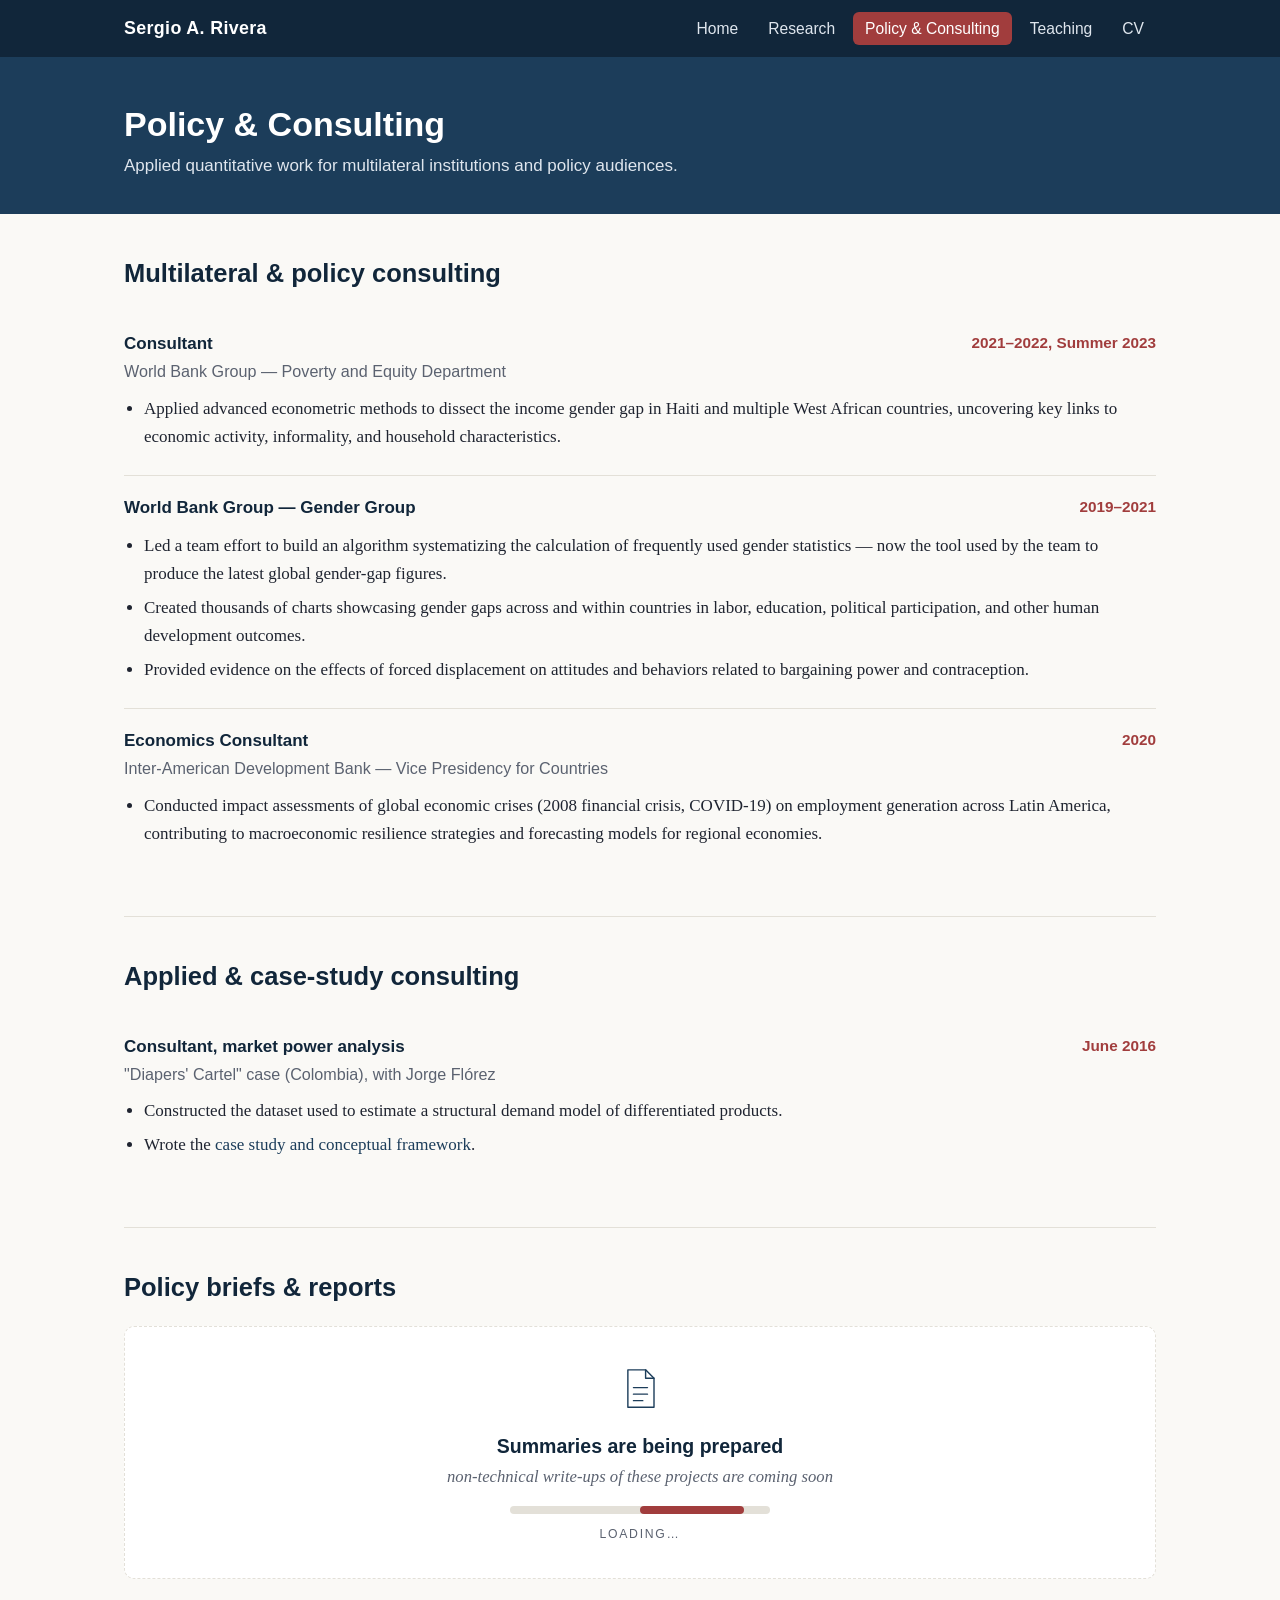
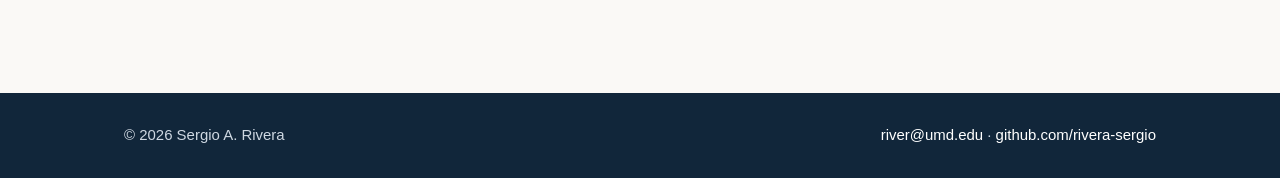
<file: consulting.html>
<!DOCTYPE html>
<html lang="en">
<head>
<meta charset="UTF-8">
<meta name="viewport" content="width=device-width, initial-scale=1.0">
<title>Policy &amp; Consulting — Sergio A. Rivera</title>
<link rel="stylesheet" href="css/style.css">
</head>
<body>

<nav class="site-nav">
  <div class="container">
    <a class="brand" href="index.html">Sergio A. Rivera</a>
    <ul>
      <li><a class="nav-link" href="index.html">Home</a></li>
      <li><a class="nav-link" href="research.html">Research</a></li>
      <li><a class="nav-link active" href="consulting.html">Policy &amp; Consulting</a></li>
      <li><a class="nav-link" href="teaching.html">Teaching</a></li>
      <li><a class="nav-link" href="cv.html">CV</a></li>
    </ul>
  </div>
</nav>

<div class="page-header">
  <div class="container">
    <h1>Policy &amp; Consulting</h1>
    <p>Applied quantitative work for multilateral institutions and policy audiences.</p>
  </div>
</div>

<main>
  <div class="container">

    <section class="block">
      <h2>Multilateral &amp; policy consulting</h2>

      <div class="timeline-item">
        <div class="role-row">
          <div>
            <div class="role">Consultant</div>
            <div class="org">World Bank Group — Poverty and Equity Department</div>
          </div>
          <div class="dates">2021–2022, Summer 2023</div>
        </div>
        <ul>
          <li>Applied advanced econometric methods to dissect the income gender gap in Haiti and multiple West African countries, uncovering key links to economic activity, informality, and household characteristics.</li>
        </ul>
      </div>

      <div class="timeline-item">
        <div class="role-row">
          <div>
            <div class="role">World Bank Group — Gender Group</div>
          </div>
          <div class="dates">2019–2021</div>
        </div>
        <ul>
          <li>Led a team effort to build an algorithm systematizing the calculation of frequently used gender statistics — now the tool used by the team to produce the latest global gender-gap figures.</li>
          <li>Created thousands of charts showcasing gender gaps across and within countries in labor, education, political participation, and other human development outcomes.</li>
          <li>Provided evidence on the effects of forced displacement on attitudes and behaviors related to bargaining power and contraception.</li>
        </ul>
      </div>

      <div class="timeline-item">
        <div class="role-row">
          <div>
            <div class="role">Economics Consultant</div>
            <div class="org">Inter-American Development Bank — Vice Presidency for Countries</div>
          </div>
          <div class="dates">2020</div>
        </div>
        <ul>
          <li>Conducted impact assessments of global economic crises (2008 financial crisis, COVID-19) on employment generation across Latin America, contributing to macroeconomic resilience strategies and forecasting models for regional economies.</li>
        </ul>
      </div>
    </section>

    <section class="block">
      <h2>Applied &amp; case-study consulting</h2>

      <div class="timeline-item">
        <div class="role-row">
          <div>
            <div class="role">Consultant, market power analysis</div>
            <div class="org">"Diapers' Cartel" case (Colombia), with Jorge Flórez</div>
          </div>
          <div class="dates">June 2016</div>
        </div>
        <ul>
          <li>Constructed the dataset used to estimate a structural demand model of differentiated products.</li>
          <li>Wrote the <a href="http://www.scielo.org.co/pdf/espe/v35n84/0120-4483-espe-35-84-222.pdf" target="_blank" rel="noopener">case study and conceptual framework</a>.</li>
        </ul>
      </div>
    </section>

    <section class="block">
      <h2>Policy briefs &amp; reports</h2>
      <div class="loading-card" role="status">
        <svg viewBox="0 0 120 110" fill="none" stroke="currentColor" stroke-width="3" stroke-linecap="round" stroke-linejoin="round" aria-hidden="true">
          <path d="M34 14h38l18 18v62H34z"></path><path d="M72 14v18h18"></path>
          <g class="lines"><path d="M46 52h30"></path><path d="M46 66h30"></path><path d="M46 80h20"></path></g>
        </svg>
        <h3>Summaries are being prepared</h3>
        <p class="hand">non-technical write-ups of these projects are coming soon</p>
        <div class="bar" role="progressbar" aria-label="Loading"><span></span></div>
        <p class="pct">LOADING…</p>
      </div>
    </section>

  </div>
</main>

<footer class="site-footer">
  <div class="container">
    <div>&copy; <span id="year"></span> Sergio A. Rivera</div>
    <div><a href="mailto:river@umd.edu">river@umd.edu</a> &middot; <a href="https://github.com/rivera-sergio" target="_blank" rel="noopener">github.com/rivera-sergio</a></div>
  </div>
</footer>

<script src="js/site-links.js"></script>
<script src="js/site.js"></script>
</body>
</html>
</file>
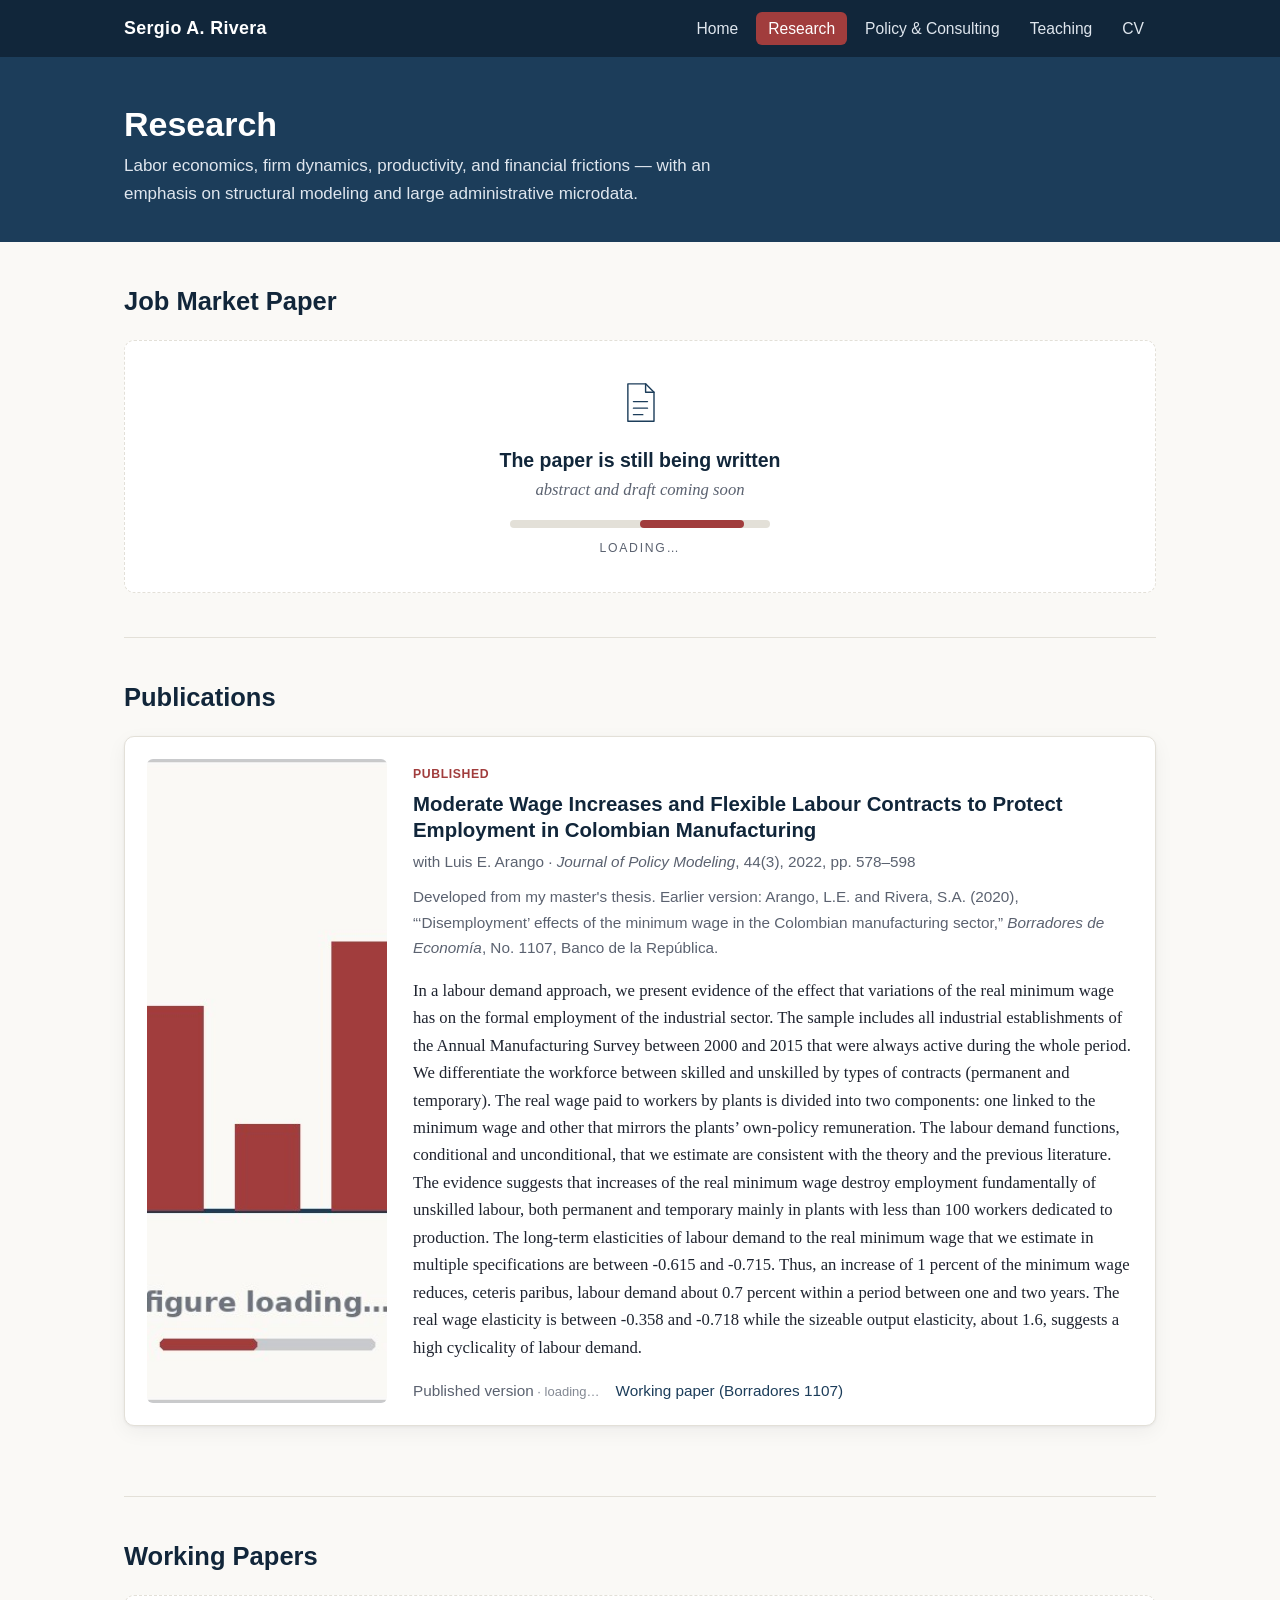
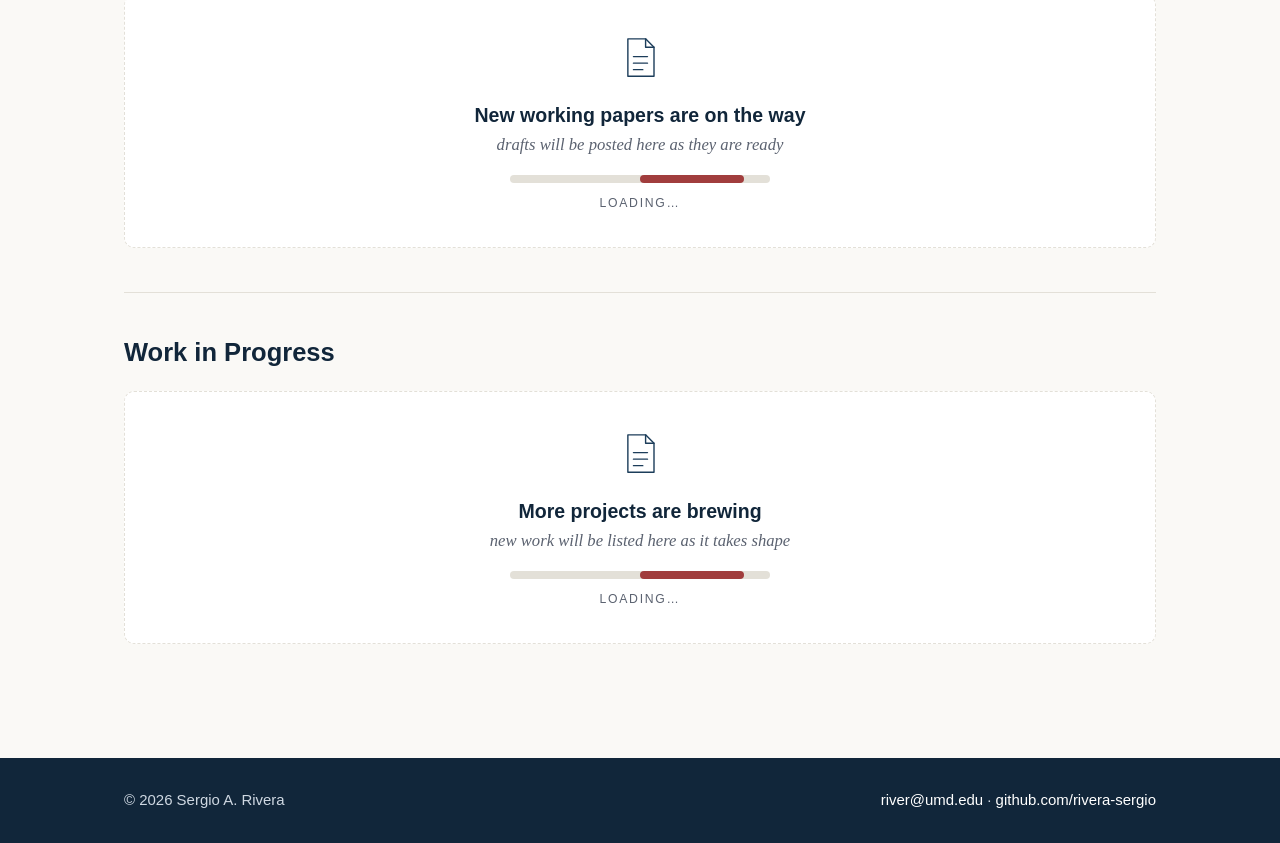
<file: research.html>
<!DOCTYPE html>
<html lang="en">
<head>
<meta charset="UTF-8">
<meta name="viewport" content="width=device-width, initial-scale=1.0">
<title>Research — Sergio A. Rivera</title>
<link rel="stylesheet" href="css/style.css">
</head>
<body>

<nav class="site-nav">
  <div class="container">
    <a class="brand" href="index.html">Sergio A. Rivera</a>
    <ul>
      <li><a class="nav-link" href="index.html">Home</a></li>
      <li><a class="nav-link active" href="research.html">Research</a></li>
      <li><a class="nav-link" href="consulting.html">Policy &amp; Consulting</a></li>
      <li><a class="nav-link" href="teaching.html">Teaching</a></li>
      <li><a class="nav-link" href="cv.html">CV</a></li>
    </ul>
  </div>
</nav>

<div class="page-header">
  <div class="container">
    <h1>Research</h1>
    <p>Labor economics, firm dynamics, productivity, and financial frictions — with an
    emphasis on structural modeling and large administrative microdata.</p>
  </div>
</div>

<main>
  <div class="container">

    <section class="block">
      <h2>Job Market Paper</h2>
      <div class="loading-card" role="status">
        <svg viewBox="0 0 120 110" fill="none" stroke="currentColor" stroke-width="3" stroke-linecap="round" stroke-linejoin="round" aria-hidden="true">
          <path d="M34 14h38l18 18v62H34z"></path><path d="M72 14v18h18"></path>
          <g class="lines"><path d="M46 52h30"></path><path d="M46 66h30"></path><path d="M46 80h20"></path></g>
        </svg>
        <h3>The paper is still being written</h3>
        <p class="hand">abstract and draft coming soon</p>
        <div class="bar" role="progressbar" aria-label="Loading"><span></span></div>
        <p class="pct">LOADING…</p>
      </div>
    </section>

    <section class="block">
      <h2>Publications</h2>

      <div class="paper-card">
        <div class="paper-figure">
          <img src="images/paper-published.jpg" alt="Figure from the paper (loading)">
        </div>
        <div class="paper-body">
          <span class="paper-tag">Published</span>
          <h3>Moderate Wage Increases and Flexible Labour Contracts to Protect Employment in Colombian Manufacturing</h3>
          <div class="paper-venue">with Luis E. Arango &middot; <em>Journal of Policy Modeling</em>, 44(3), 2022, pp. 578–598</div>
          <div class="paper-venue">Developed from my master's thesis. Earlier version: Arango, L.E. and Rivera, S.A. (2020), &ldquo;&lsquo;Disemployment&rsquo; effects of the minimum wage in the Colombian manufacturing sector,&rdquo; <em>Borradores de Econom&iacute;a</em>, No. 1107, Banco de la Rep&uacute;blica.</div>
          <p class="paper-abstract">In a labour demand approach, we present evidence of the effect that variations of the real minimum wage has on the formal employment of the industrial sector. The sample includes all industrial establishments of the Annual Manufacturing Survey between 2000 and 2015 that were always active during the whole period. We differentiate the workforce between skilled and unskilled by types of contracts (permanent and temporary). The real wage paid to workers by plants is divided into two components: one linked to the minimum wage and other that mirrors the plants’ own-policy remuneration. The labour demand functions, conditional and unconditional, that we estimate are consistent with the theory and the previous literature. The evidence suggests that increases of the real minimum wage destroy employment fundamentally of unskilled labour, both permanent and temporary mainly in plants with less than 100 workers dedicated to production. The long-term elasticities of labour demand to the real minimum wage that we estimate in multiple specifications are between -0.615 and -0.715. Thus, an increase of 1 percent of the minimum wage reduces, ceteris paribus, labour demand about 0.7 percent within a period between one and two years. The real wage elasticity is between -0.358 and -0.718 while the sizeable output elasticity, about 1.6, suggests a high cyclicality of labour demand.</p>
          <div class="paper-links">
            <span class="pending-link" data-link="pub-published">Published version</span>
            <span class="pending-link" data-link="pub-wp">Working paper (Borradores 1107)</span>
          </div>
        </div>
      </div>
    </section>

    <section class="block">
      <h2>Working Papers</h2>

      <div class="loading-card" role="status">
        <svg viewBox="0 0 120 110" fill="none" stroke="currentColor" stroke-width="3" stroke-linecap="round" stroke-linejoin="round" aria-hidden="true">
          <path d="M34 14h38l18 18v62H34z"></path><path d="M72 14v18h18"></path>
          <g class="lines"><path d="M46 52h30"></path><path d="M46 66h30"></path><path d="M46 80h20"></path></g>
        </svg>
        <h3>New working papers are on the way</h3>
        <p class="hand">drafts will be posted here as they are ready</p>
        <div class="bar" role="progressbar" aria-label="Loading"><span></span></div>
        <p class="pct">LOADING…</p>
      </div>
    </section>

    <section class="block">
      <h2>Work in Progress</h2>
      <div class="loading-card" role="status">
        <svg viewBox="0 0 120 110" fill="none" stroke="currentColor" stroke-width="3" stroke-linecap="round" stroke-linejoin="round" aria-hidden="true">
          <path d="M34 14h38l18 18v62H34z"></path><path d="M72 14v18h18"></path>
          <g class="lines"><path d="M46 52h30"></path><path d="M46 66h30"></path><path d="M46 80h20"></path></g>
        </svg>
        <h3>More projects are brewing</h3>
        <p class="hand">new work will be listed here as it takes shape</p>
        <div class="bar" role="progressbar" aria-label="Loading"><span></span></div>
        <p class="pct">LOADING…</p>
      </div>
    </section>

  </div>
</main>

<footer class="site-footer">
  <div class="container">
    <div>&copy; <span id="year"></span> Sergio A. Rivera</div>
    <div><a href="mailto:river@umd.edu">river@umd.edu</a> &middot; <a href="https://github.com/rivera-sergio" target="_blank" rel="noopener">github.com/rivera-sergio</a></div>
  </div>
</footer>

<script src="js/site-links.js"></script>
<script src="js/site.js"></script>
</body>
</html>
</file>
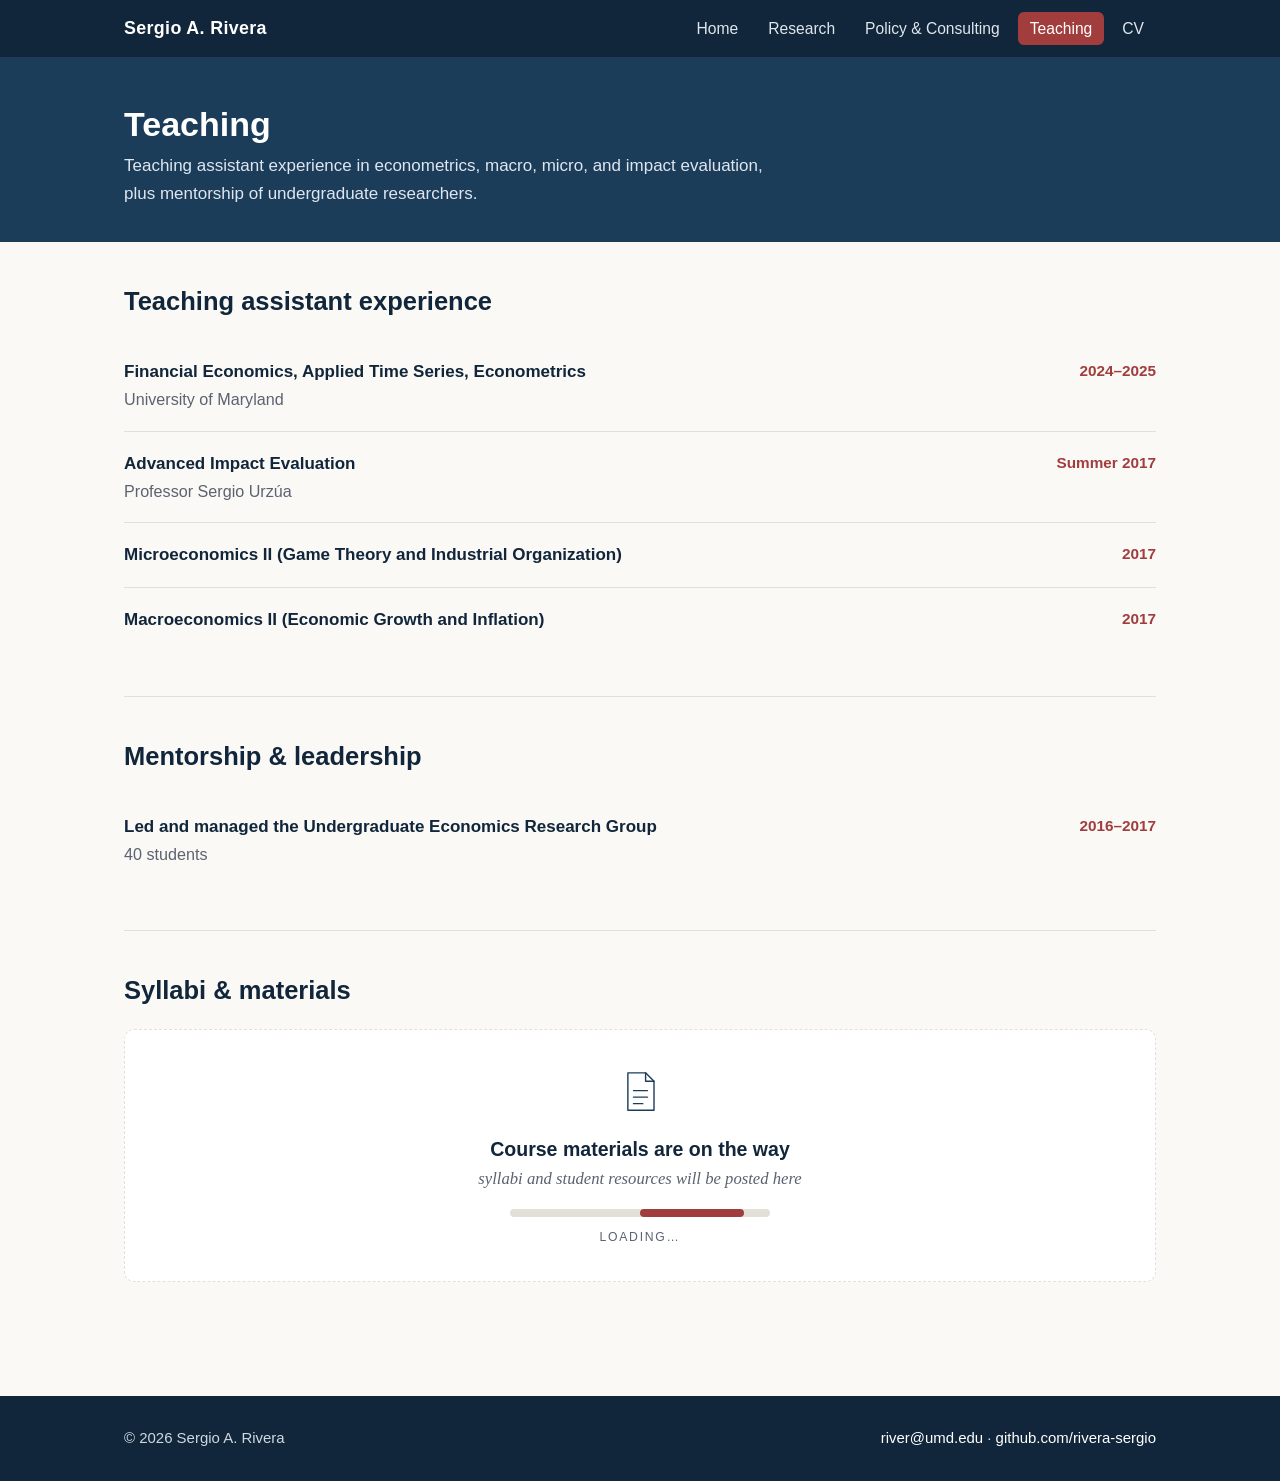
<file: teaching.html>
<!DOCTYPE html>
<html lang="en">
<head>
<meta charset="UTF-8">
<meta name="viewport" content="width=device-width, initial-scale=1.0">
<title>Teaching — Sergio A. Rivera</title>
<link rel="stylesheet" href="css/style.css">
</head>
<body>

<nav class="site-nav">
  <div class="container">
    <a class="brand" href="index.html">Sergio A. Rivera</a>
    <ul>
      <li><a class="nav-link" href="index.html">Home</a></li>
      <li><a class="nav-link" href="research.html">Research</a></li>
      <li><a class="nav-link" href="consulting.html">Policy &amp; Consulting</a></li>
      <li><a class="nav-link active" href="teaching.html">Teaching</a></li>
      <li><a class="nav-link" href="cv.html">CV</a></li>
    </ul>
  </div>
</nav>

<div class="page-header">
  <div class="container">
    <h1>Teaching</h1>
    <p>Teaching assistant experience in econometrics, macro, micro, and impact evaluation, plus mentorship of undergraduate researchers.</p>
  </div>
</div>

<main>
  <div class="container">

    <section class="block">
      <h2>Teaching assistant experience</h2>

      <div class="timeline-item">
        <div class="role-row">
          <div>
            <div class="role">Financial Economics, Applied Time Series, Econometrics</div>
            <div class="org">University of Maryland</div>
          </div>
          <div class="dates">2024–2025</div>
        </div>
      </div>

      <div class="timeline-item">
        <div class="role-row">
          <div>
            <div class="role">Advanced Impact Evaluation</div>
            <div class="org">Professor Sergio Urzúa</div>
          </div>
          <div class="dates">Summer 2017</div>
        </div>
      </div>

      <div class="timeline-item">
        <div class="role-row">
          <div>
            <div class="role">Microeconomics II (Game Theory and Industrial Organization)</div>
          </div>
          <div class="dates">2017</div>
        </div>
      </div>

      <div class="timeline-item">
        <div class="role-row">
          <div>
            <div class="role">Macroeconomics II (Economic Growth and Inflation)</div>
          </div>
          <div class="dates">2017</div>
        </div>
      </div>
    </section>

    <section class="block">
      <h2>Mentorship &amp; leadership</h2>
      <div class="timeline-item">
        <div class="role-row">
          <div>
            <div class="role">Led and managed the Undergraduate Economics Research Group</div>
            <div class="org">40 students</div>
          </div>
          <div class="dates">2016–2017</div>
        </div>
      </div>
    </section>

    <section class="block">
      <h2>Syllabi &amp; materials</h2>
      <div class="loading-card" role="status">
        <svg viewBox="0 0 120 110" fill="none" stroke="currentColor" stroke-width="3" stroke-linecap="round" stroke-linejoin="round" aria-hidden="true">
          <path d="M34 14h38l18 18v62H34z"></path><path d="M72 14v18h18"></path>
          <g class="lines"><path d="M46 52h30"></path><path d="M46 66h30"></path><path d="M46 80h20"></path></g>
        </svg>
        <h3>Course materials are on the way</h3>
        <p class="hand">syllabi and student resources will be posted here</p>
        <div class="bar" role="progressbar" aria-label="Loading"><span></span></div>
        <p class="pct">LOADING…</p>
      </div>
    </section>

  </div>
</main>

<footer class="site-footer">
  <div class="container">
    <div>&copy; <span id="year"></span> Sergio A. Rivera</div>
    <div><a href="mailto:river@umd.edu">river@umd.edu</a> &middot; <a href="https://github.com/rivera-sergio" target="_blank" rel="noopener">github.com/rivera-sergio</a></div>
  </div>
</footer>

<script src="js/site-links.js"></script>
<script src="js/site.js"></script>
</body>
</html>
</file>
<file: css/style.css>
/* ==========================================================================
   Sergio A. Rivera — personal/research site
   Shared design system
   ========================================================================== */

:root {
  --color-bg: #faf9f6;
  --color-surface: #ffffff;
  --color-text: #1f2430;
  --color-text-muted: #5b6270;
  --color-primary: #1c3d5a;
  --color-primary-dark: #11263a;
  --color-accent: #a13d3d;
  --color-border: #e3e0d8;
  --max-width: 1080px;
  --radius: 10px;
  --shadow: 0 1px 3px rgba(20, 22, 30, 0.06), 0 6px 20px rgba(20, 22, 30, 0.05);
  font-size: 17px;
}

* { box-sizing: border-box; }

html, body {
  margin: 0;
  padding: 0;
}

body {
  background: var(--color-bg);
  color: var(--color-text);
  font-family: "Georgia", "Iowan Old Style", "Palatino Linotype", serif;
  line-height: 1.65;
  -webkit-font-smoothing: antialiased;
}

h1, h2, h3, h4 {
  font-family: "Helvetica Neue", Arial, sans-serif;
  color: var(--color-primary-dark);
  line-height: 1.25;
  margin-top: 0;
}

a {
  color: var(--color-primary);
  text-decoration: none;
}
a:hover { text-decoration: underline; }

.container {
  max-width: var(--max-width);
  margin: 0 auto;
  padding: 0 24px;
}

/* -------------------- Nav -------------------- */
.site-nav {
  background: var(--color-primary-dark);
  position: sticky;
  top: 0;
  z-index: 50;
}
.site-nav .container {
  display: flex;
  align-items: center;
  justify-content: space-between;
  flex-wrap: wrap;
  padding-top: 14px;
  padding-bottom: 14px;
}
.site-nav .brand {
  font-family: "Helvetica Neue", Arial, sans-serif;
  color: #fff;
  font-weight: 700;
  font-size: 1.05rem;
  letter-spacing: 0.02em;
}
.site-nav .brand:hover { text-decoration: none; opacity: 0.9; }
.site-nav ul {
  list-style: none;
  display: flex;
  gap: 6px;
  margin: 0;
  padding: 0;
  flex-wrap: wrap;
}
.site-nav a.nav-link {
  color: #dfe6ee;
  font-family: "Helvetica Neue", Arial, sans-serif;
  font-size: 0.92rem;
  padding: 8px 12px;
  border-radius: 6px;
}
.site-nav a.nav-link:hover {
  background: rgba(255,255,255,0.08);
  text-decoration: none;
}
.site-nav a.nav-link.active {
  background: var(--color-accent);
  color: #fff;
}

/* -------------------- Hero / banner -------------------- */
.hero-banner {
  position: relative;
  height: 260px;
  background-size: cover;
  background-position: center 60%;
}
.hero-banner::after {
  content: "";
  position: absolute;
  inset: 0;
  background: linear-gradient(180deg, rgba(17,38,58,0.35) 0%, rgba(17,38,58,0.75) 100%);
}

.profile-block {
  max-width: var(--max-width);
  margin: -90px auto 0;
  padding: 0 24px 30px;
  position: relative;
  z-index: 2;
  display: flex;
  gap: 28px;
  align-items: flex-end;
  flex-wrap: wrap;
}
.profile-photo {
  width: 168px;
  height: 168px;
  border-radius: 50%;
  object-fit: cover;
  border: 5px solid var(--color-surface);
  box-shadow: var(--shadow);
  background: var(--color-surface);
  flex-shrink: 0;
}
.profile-heading {
  padding-bottom: 8px;
}
.profile-heading h1 {
  font-size: 2rem;
  margin-bottom: 4px;
}
.profile-heading .tagline {
  font-family: "Helvetica Neue", Arial, sans-serif;
  color: var(--color-text-muted);
  font-size: 1.02rem;
}

/* -------------------- Page header (non-home pages) -------------------- */
.page-header {
  background: var(--color-primary);
  padding: 46px 0 34px;
}
.page-header h1 {
  color: #fff;
  margin-bottom: 6px;
}
.page-header p {
  color: #dfe6ee;
  font-family: "Helvetica Neue", Arial, sans-serif;
  max-width: 640px;
  margin: 0;
}

/* -------------------- Sections -------------------- */
main { padding-bottom: 70px; }
section.block {
  padding: 44px 0;
  border-bottom: 1px solid var(--color-border);
}
section.block:last-child { border-bottom: none; }
section.block h2 {
  font-size: 1.5rem;
  margin-bottom: 22px;
}

.lead {
  font-size: 1.08rem;
  max-width: 760px;
}

/* -------------------- Buttons -------------------- */
.btn {
  display: inline-block;
  font-family: "Helvetica Neue", Arial, sans-serif;
  font-size: 0.92rem;
  font-weight: 600;
  padding: 10px 20px;
  border-radius: 6px;
  background: var(--color-accent);
  color: #fff !important;
  text-decoration: none !important;
}
.btn:hover { opacity: 0.9; }
.btn.btn-outline {
  background: transparent;
  border: 1.5px solid #fff;
  color: #fff !important;
}
.btn-row { display: flex; gap: 12px; flex-wrap: wrap; margin-top: 18px; }

/* -------------------- Contact / links row -------------------- */
.link-row {
  display: flex;
  gap: 18px;
  flex-wrap: wrap;
  font-family: "Helvetica Neue", Arial, sans-serif;
  font-size: 0.95rem;
  margin-top: 14px;
  color: var(--color-text-muted);
}
.link-row a { font-weight: 600; }

/* -------------------- Paper card: image beside abstract -------------------- */
.paper-card {
  display: flex;
  gap: 26px;
  background: var(--color-surface);
  border: 1px solid var(--color-border);
  border-radius: var(--radius);
  box-shadow: var(--shadow);
  padding: 22px;
  margin-bottom: 26px;
  align-items: stretch;
}
.paper-card .paper-figure {
  flex: 0 0 240px;
}
.paper-card .paper-figure img {
  width: 100%;
  height: 100%;
  min-height: 160px;
  object-fit: cover;
  border-radius: 6px;
  display: block;
}
.paper-card .paper-body {
  flex: 1 1 auto;
  min-width: 0;
}
.paper-card .paper-tag {
  display: inline-block;
  font-family: "Helvetica Neue", Arial, sans-serif;
  font-size: 0.72rem;
  font-weight: 700;
  letter-spacing: 0.05em;
  text-transform: uppercase;
  color: var(--color-accent);
  margin-bottom: 8px;
}
.paper-card h3 {
  font-size: 1.2rem;
  margin-bottom: 6px;
}
.paper-card .paper-venue {
  font-family: "Helvetica Neue", Arial, sans-serif;
  font-size: 0.9rem;
  color: var(--color-text-muted);
  margin-bottom: 10px;
}
.paper-card .paper-abstract {
  font-size: 0.98rem;
  color: var(--color-text);
}
.paper-card .paper-links {
  margin-top: 12px;
  font-family: "Helvetica Neue", Arial, sans-serif;
  font-size: 0.9rem;
  display: flex;
  gap: 16px;
}
/* -------------------- "Loading" states for content not yet available -------------------- */
.pending-link {
  color: var(--color-text-muted);
  cursor: progress;
}
.pending-link::after {
  content: " · loading…";
  font-size: 0.85em;
  opacity: 0.75;
  animation: pulse 1.6s ease-in-out infinite;
}
.btn.pending-link {
  background: #b9bec6;
  color: #fff !important;
}
.btn.btn-outline.pending-link {
  background: transparent;
  border-color: #b9bec6;
}

.loading-card {
  text-align: center;
  background: var(--color-surface);
  border: 1.5px dashed var(--color-border);
  border-radius: var(--radius);
  padding: 34px 24px;
  color: var(--color-text-muted);
}
.loading-card svg {
  width: 56px;
  height: 56px;
  color: var(--color-primary);
  margin-bottom: 8px;
}
.loading-card h3 {
  font-size: 1.15rem;
  margin-bottom: 4px;
}
.loading-card .hand {
  font-style: italic;
  margin: 0 0 16px;
  font-size: 0.98rem;
}
.loading-card .pct {
  font-family: "Helvetica Neue", Arial, sans-serif;
  font-size: 0.72rem;
  letter-spacing: 0.14em;
  margin: 10px 0 0;
}
.bar {
  width: min(260px, 70%);
  height: 8px;
  margin: 0 auto;
  border-radius: 999px;
  background: var(--color-border);
  overflow: hidden;
  position: relative;
}
.bar span {
  position: absolute;
  top: 0;
  bottom: 0;
  width: 40%;
  border-radius: 999px;
  background: var(--color-accent);
  animation: slide 1.8s ease-in-out infinite;
}
.loading-inline {
  font-family: "Helvetica Neue", Arial, sans-serif;
  font-size: 0.9rem;
  color: var(--color-text-muted);
  background: var(--color-bg);
  border-radius: 8px;
  padding: 16px 18px;
}
.loading-inline .bar {
  margin: 10px 0 0;
  width: 160px;
}
.lines path { animation: pulse 2.2s ease-in-out infinite; }
.lines path:nth-child(2) { animation-delay: 0.3s; }
.lines path:nth-child(3) { animation-delay: 0.6s; }

@keyframes slide {
  0%   { left: -40%; }
  100% { left: 100%; }
}
@keyframes pulse {
  0%, 100% { opacity: 0.35; }
  50%      { opacity: 1; }
}
@media (prefers-reduced-motion: reduce) {
  .bar span, .pending-link::after, .lines path { animation: none; }
  .bar span { left: 0; width: 45%; }
}

@media (max-width: 640px) {
  .paper-card { flex-direction: column; }
  .paper-card .paper-figure { flex: none; width: 100%; }
  .paper-card .paper-figure img { min-height: 180px; }
}

/* -------------------- Experience / timeline items -------------------- */
.timeline-item {
  padding: 18px 0;
  border-bottom: 1px solid var(--color-border);
}
.timeline-item:last-child { border-bottom: none; }
.timeline-item .role-row {
  display: flex;
  justify-content: space-between;
  gap: 12px;
  flex-wrap: wrap;
  font-family: "Helvetica Neue", Arial, sans-serif;
}
.timeline-item .role {
  font-weight: 700;
  color: var(--color-primary-dark);
}
.timeline-item .org {
  color: var(--color-text-muted);
  font-size: 0.95rem;
}
.timeline-item .dates {
  color: var(--color-accent);
  font-weight: 600;
  font-size: 0.9rem;
  white-space: nowrap;
}
.timeline-item ul {
  margin: 10px 0 0;
  padding-left: 20px;
}
.timeline-item li { margin-bottom: 6px; }

/* -------------------- Simple two-col grid -------------------- */
.grid-2 {
  display: grid;
  grid-template-columns: 1fr 1fr;
  gap: 30px;
}
@media (max-width: 700px) {
  .grid-2 { grid-template-columns: 1fr; }
}

/* -------------------- Distinctions list -------------------- */
.distinction {
  display: flex;
  gap: 16px;
  padding: 10px 0;
  font-family: "Helvetica Neue", Arial, sans-serif;
}
.distinction .year {
  flex: 0 0 100px;
  color: var(--color-accent);
  font-weight: 700;
  font-size: 0.9rem;
}
.distinction .what strong { color: var(--color-primary-dark); }
.distinction .what span.org { color: var(--color-text-muted); }

/* -------------------- Reference cards -------------------- */
.reference-card {
  background: var(--color-surface);
  border: 1px solid var(--color-border);
  border-radius: var(--radius);
  padding: 16px 18px;
  font-family: "Helvetica Neue", Arial, sans-serif;
  font-size: 0.92rem;
}
.reference-card strong { color: var(--color-primary-dark); display: block; margin-bottom: 2px; }
.reference-card span { color: var(--color-text-muted); display: block; }

/* -------------------- Skills table -------------------- */
.skills-table {
  font-family: "Helvetica Neue", Arial, sans-serif;
  font-size: 0.96rem;
}
.skills-table .row {
  display: flex;
  gap: 20px;
  padding: 10px 0;
  border-bottom: 1px solid var(--color-border);
}
.skills-table .row:last-child { border-bottom: none; }
.skills-table .label {
  flex: 0 0 140px;
  font-weight: 700;
  color: var(--color-primary-dark);
}

/* -------------------- Footer -------------------- */
footer.site-footer {
  background: var(--color-primary-dark);
  color: #cfd8e2;
  font-family: "Helvetica Neue", Arial, sans-serif;
  padding: 30px 0;
  font-size: 0.88rem;
}
footer.site-footer a { color: #fff; }
footer.site-footer .container {
  display: flex;
  justify-content: space-between;
  flex-wrap: wrap;
  gap: 10px;
}

@media (max-width: 640px) {
  .profile-block { margin-top: -60px; }
  .profile-photo { width: 120px; height: 120px; }
  .hero-banner { height: 200px; }
}
</file>
